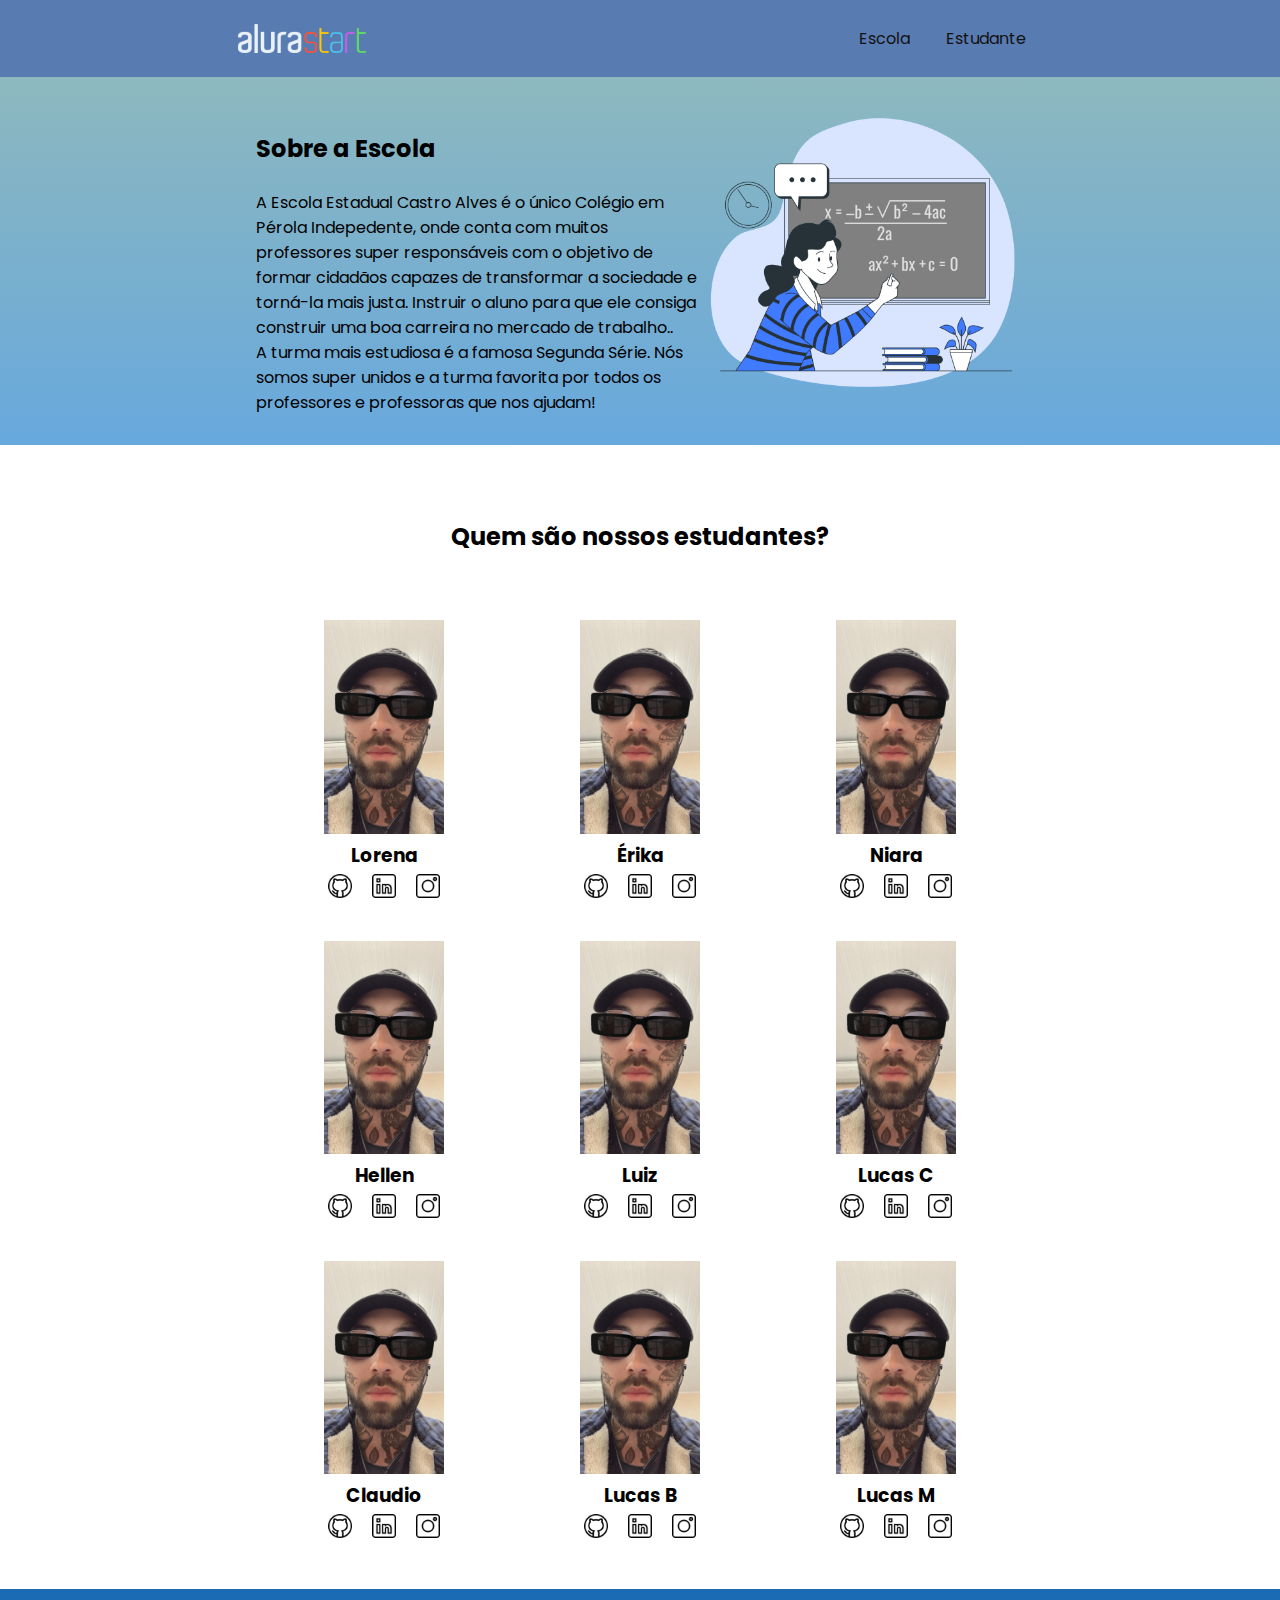
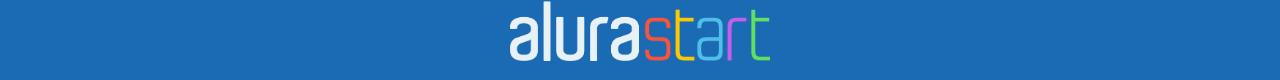
<file: index.html>
<!DOCTYPE html>
<html lang="en">

<head>
    <meta charset="UTF-8">
    <meta http-equiv="X-UA-Compatible" content="IE=edge">
    <meta name="viewport" content="width=device-width, initial-scale=1.0">
    <title>2 Ano; Novo Ensino Médio</title>
    <link rel="stylesheet" href="style.css">
    <link rel="preconnect" href="https://fonts.googleapis.com">
    <link rel="preconnect" href="https://fonts.gstatic.com" crossorigin>
    <link href="https://fonts.googleapis.com/css2?family=Poppins&display=swap" rel="stylesheet">
</head>

<body>
    <header class="cabecalho">
        <img class="cabecalho-imagem" src="alurastart logo.png" alt="logo da alura start">
        <ul class="cabecalho-lista">
            <li class="cabecalho-lista-item"><a href="#escola">Escola</a></li>
            <li class="cabecalho-lista-item"><a href="#estudante">Estudante</a></li>
        </ul>
    </header>
    <section id="escola">
        <div class="escola-div-conteudo">
            <h2 class="escola-titulo">Sobre a Escola</h2>
            <p class="escola-texto-um">A Escola Estadual Castro Alves é o único Colégio em Pérola Indepedente, onde conta com muitos professores super responsáveis com o objetivo de formar cidadãos capazes de transformar a sociedade e torná-la mais justa. Instruir o aluno para que ele consiga construir uma boa carreira no mercado de trabalho..</p>
            <p class="escola-texto-dois">A turma mais estudiosa é a famosa Segunda Série. Nós somos super unidos e a
                turma favorita por todos os professores e professoras que nos ajudam!</p>
        </div>
        <img class="escola-imagem" src="Formula-bro.png" alt="imagem que representa uma professora em sala de aula">
    </section>

    <section id="estudante">
        <h2 class="estudante-titulo">Quem são nossos estudantes?</h2>
        <div class="estudante-todos">
            <span></span>
            <div class="estudante-div">
                <img class="estudante-imagem" src="Marcelo.jpeg" alt="foto da Lorena">
                <h3 class="estudante-nome">Lorena</h3>
                <a href="https://github.com/marcelopaludetto"><img class="estudante-icone" src="github.png"
                        alt="icone github"></a>
                <a href="https://linkedin.com/marcelopaludetto"><img class="estudante-icone" src="linkedin.png"
                        alt="icone linkedin"></a>
                <a href="https://instagram.com/marcelopaludetto"><img class="estudante-icone" src="instagram.png"
                        alt="icone instagram"></a>
            </div>
            <div class="estudante-div">
                <img class="estudante-imagem" src="Marcelo.jpeg" alt="foto da Erika">
                <h3 class="estudante-nome">Érika</h3>
                <a href="https://github.com/GabrielaM-L"><img class="estudante-icone" src="github.png"
                        alt="icone github"></a>
                <a href="https://www.linkedin.com/in/gabriela-marcomini-de-lima/"><img class="estudante-icone"
                        src="linkedin.png" alt="icone linkedin"></a>
                <a href="https://www.instagram.com/gabriela_marcomini/"><img class="estudante-icone" src="instagram.png"
                        alt="icone instagram"></a>
            </div>
            <div class="estudante-div">
                <img class="estudante-imagem" src="Marcelo.jpeg" alt="foto da Nina">
                <h3 class="estudante-nome">Niara</h3>
                <a href="https://github.com/LizandraDuarte40"><img class="estudante-icone" src="github.png"
                        alt="icone github"></a>
                <a href="https://www.linkedin.com/in/lizandrarlm-duarte/"><img class="estudante-icone"
                        src="linkedin.png" alt="icone linkedin"></a>
                <a href="https://www.instagram.com/lizandrarlm"><img class="estudante-icone" src="instagram.png"
                        alt="icone instagram"></a>
            </div>
            <span></span>
            <span></span>
            <div class="estudante-div">
                <img class="estudante-imagem" src="Marcelo.jpeg" alt="foto da Hellen">
                <h3 class="estudante-nome">Hellen</h3>
                <a href="https://github.com/JoiceAlura"><img class="estudante-icone" src="github.png"
                        alt="icone github"></a>
                <a href="https://www.linkedin.com/in/joicebarbaresco/"><img class="estudante-icone" src="linkedin.png"
                        alt="icone linkedin"></a>
                <a href="https://www.instagram.com/joicebarbaresco/"><img class="estudante-icone" src="instagram.png"
                        alt="icone instagram"></a>
            </div>
            <div class="estudante-div">
                <img class="estudante-imagem" src="Marcelo.jpeg" alt="foto da luiz">
                <h3 class="estudante-nome">Luiz</h3>
                <a href="https://github.com/MagePSR"><img class="estudante-icone" src="github.png"
                        alt="icone github"></a>
                <a href="https://www.linkedin.com/in/mariageovanna"><img class="estudante-icone" src="linkedin.png"
                        alt="icone linkedin"></a>
                <a href="https://www.instagram.com/magpsr/"><img class="estudante-icone" src="instagram.png"
                        alt="icone instagram"></a>
            </div>
            <div class="estudante-div">
                <img class="estudante-imagem" src="Marcelo.jpeg" alt="foto da Lukinhas">
                <h3 class="estudante-nome">Lucas C</h3>
                <img class="estudante-icone" src="github.png" alt="icone github">
                <a href="https://www.linkedin.com/in/olhe/"><img class="estudante-icone" src="linkedin.png"
                        alt="icone linkedin"></a>
                <a href="https://github.com/olhe12"><img class="estudante-icone" src="instagram.png"
                        alt="icone instagram"></a>
            </div>
            <span></span>
            <span></span>
            <div class="estudante-div">
                <img class="estudante-imagem" src="Marcelo.jpeg" alt="foto da Claudio">
                <h3 class="estudante-nome">Claudio</h3>
                <a href="https://github.com/rafaelamunhoz12"><img class="estudante-icone" src="github.png"
                        alt="icone github"></a>
                <a href="http://linkedin.com/in/rafaela-felix-munhoz-oliveira-02160a10a"><img class="estudante-icone"
                        src="linkedin.png" alt="icone linkedin"></a>
                <a href="https://www.instagram.com/rafafmo/"><img class="estudante-icone" src="instagram.png"
                        alt="icone instagram"></a>
            </div>
            <div class="estudante-div">
                <img class="estudante-imagem" src="Marcelo.jpeg" alt="foto da Barba">
                <h3 class="estudante-nome">Lucas B</h3>
                <a href="https://github.com/Thaispianucci"><img class="estudante-icone" src="github.png"
                        alt="icone github"></a>
                <a href="https://www.linkedin.com/in/thais-pianucci-benedicto-54a9a416/"><img class="estudante-icone"
                        src="linkedin.png" alt="icone linkedin"></a>
                <a href="https://www.instagram.com/thaispianucci/"><img class="estudante-icone" src="instagram.png"
                        alt="icone instagram"></a>
            </div>
            <div class="estudante-div">
                <img class="estudante-imagem" src="Marcelo.jpeg" alt="foto da Moli">
                <h3 class="estudante-nome">Lucas M</h3>
                <a href="https://github.com/Thaispianucci"><img class="estudante-icone" src="github.png"
                        alt="icone github"></a>
                <a href="https://www.linkedin.com/in/thais-pianucci-benedicto-54a9a416/"><img class="estudante-icone"
                        src="linkedin.png" alt="icone linkedin"></a>
                <a href="https://www.instagram.com/thaispianucci/"><img class="estudante-icone" src="instagram.png"
                        alt="icone instagram"></a>
            </div>
        </div>
    </section>
   
    <footer class="rodape">
        <img class="rodape-imagem" src="alurastart logo.png" alt="logo da alura start">
    </footer>
</body>

</html>
</file>
<file: style.css>
*{
    margin: 0;
    padding: 0;
}
body {
    font-family: 'Poppins', sans-serif;
}
.cabecalho {
    background-color: #587bb1;
    color: rgb(250, 250, 250);
    display: flex;
    justify-content: space-around;
    align-items: center;
    padding: 24px 0;
}

.cabecalho-imagem{
    width: 10%;
}

.cabecalho-lista-item{
    display: inline-block;
    margin: 0 16px;
    font-size: 16px;
}

.cabecalho-lista-item a{
    text-decoration: none;
    color: rgb(19, 18, 18);
}

.escola-imagem{
    width: 25%;
}

#escola{
    background-image: linear-gradient(#8db8be,#67a8dd);
    color:rgb(0, 0, 0);
    display: flex;
    justify-content: center;
    align-items: center;
    padding: 24px 0;
}

.escola-div-conteudo{
    width: 35%;
}


.escola-titulo{
    padding: 24px 0;
}

#estudante{
    padding: 24px 0;
}


.estudante-imagem{
    width: 120px;
}

.estudante-icone{
    width: 24px;
    padding: 4px 8px;
}

.estudante-div{
    text-align: center;
    padding: 16px 0;
}

.estudante-titulo{
    text-align: center;
    padding: 50px 0;
}

.estudante-todos{
    display: grid;
    grid-template-columns: 20% 20% 20% 20% 20%;
}

.rodape{
    background-color: rgb(27, 106, 180);
    text-align: center;
}

.rodape-imagem{
    height: 60px;
    padding: 12px 0;
   
}
</file>
